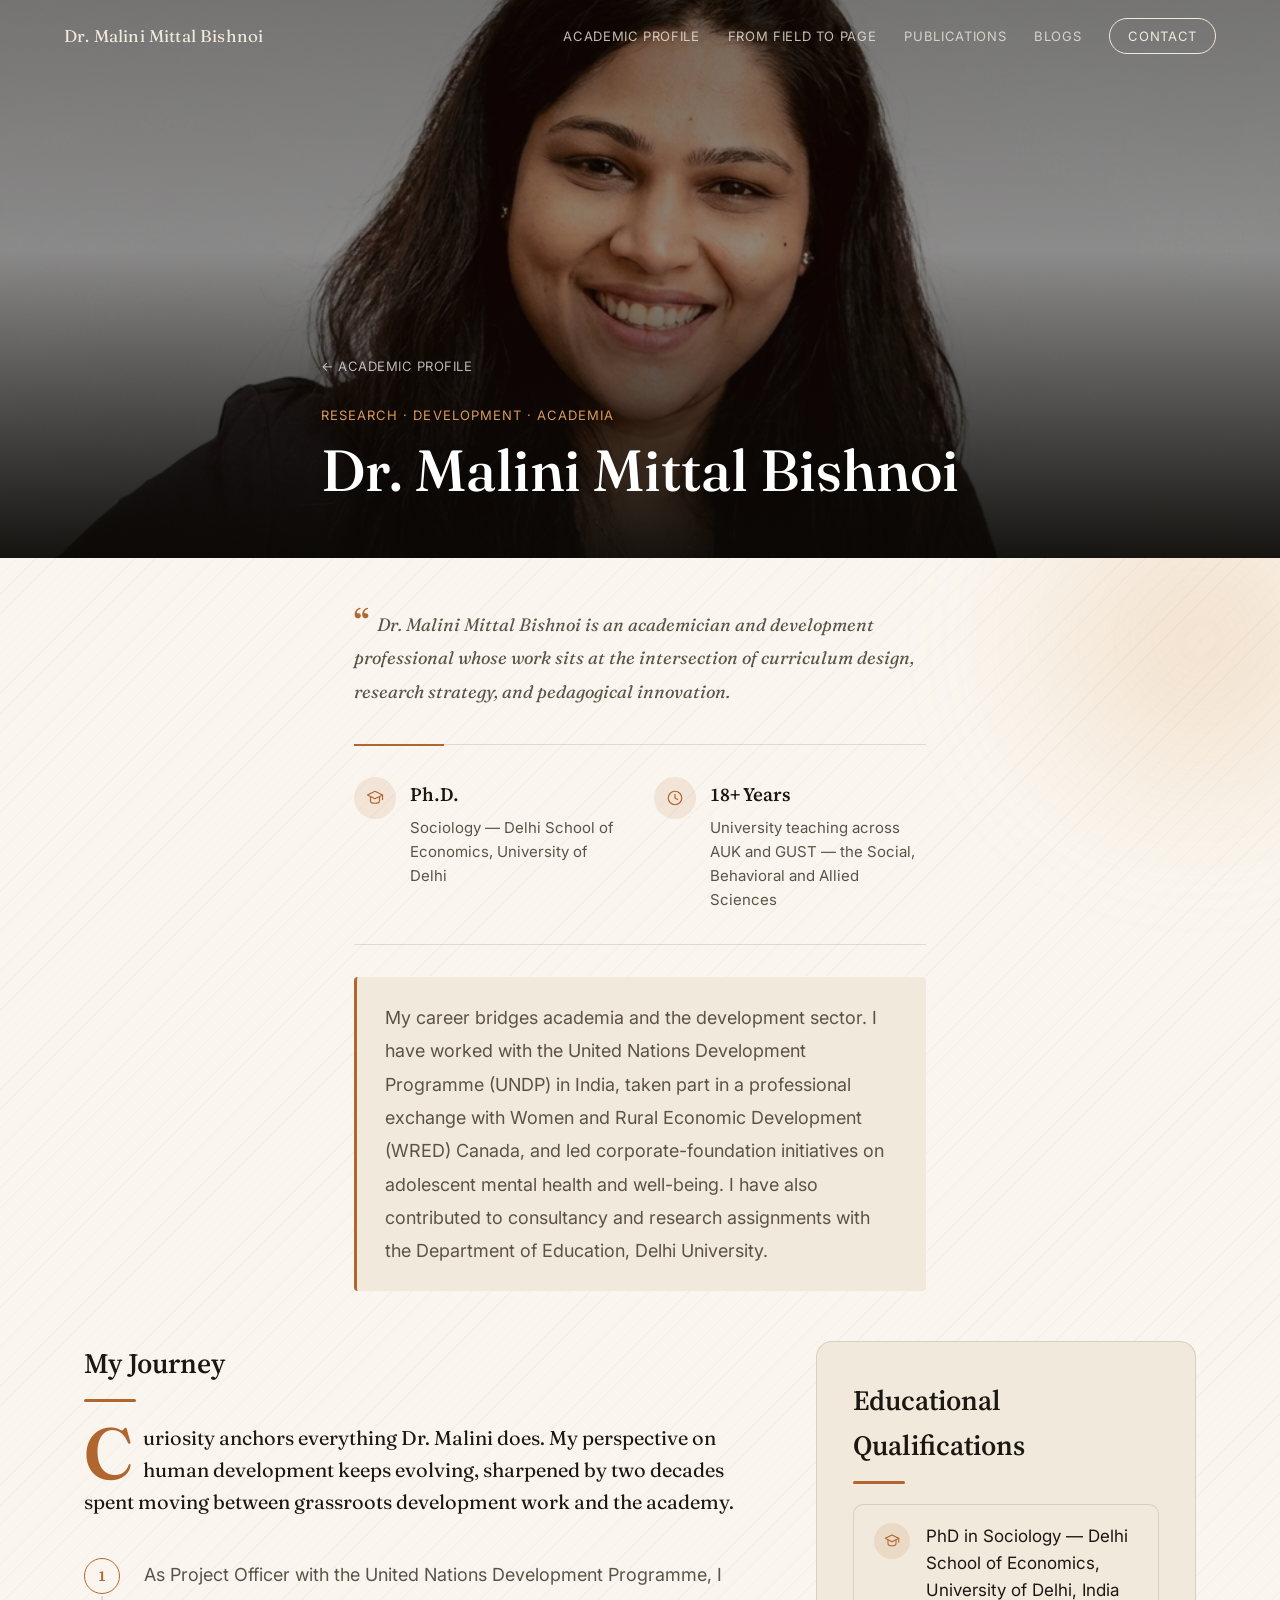
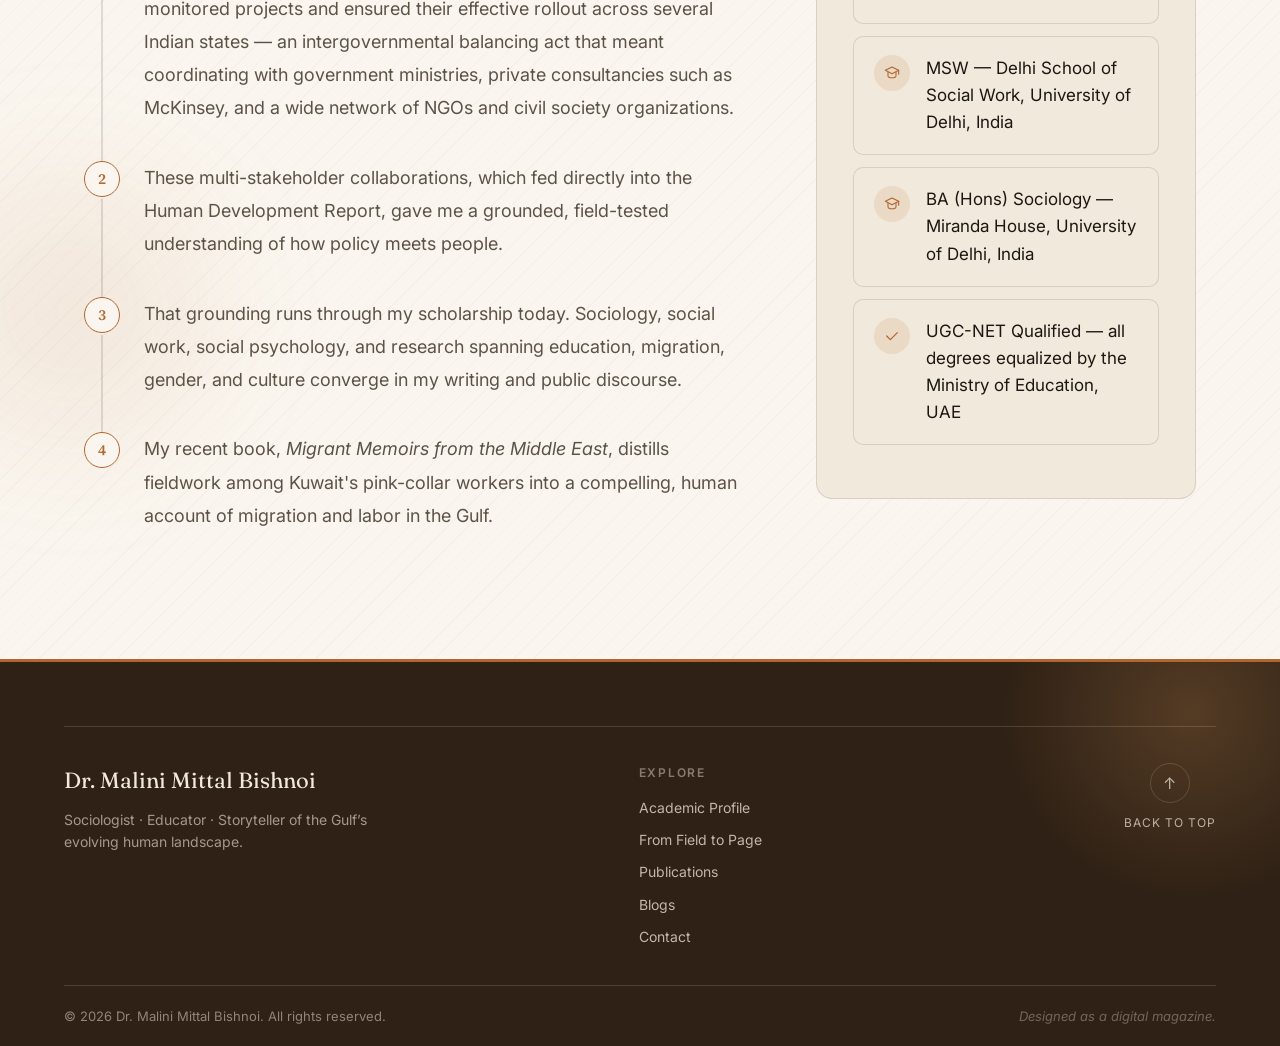
<file: beyond-the-credentials.html>
<!doctype html>
<html lang="en">
<head>
  <meta charset="UTF-8" />
  <link rel="icon" type="image/svg+xml" href="assets/favicon.svg" />
  <meta name="viewport" content="width=device-width, initial-scale=1.0" />
  <meta name="description" content="Beyond the credentials — the longer story of Dr. Malini Mittal Bishnoi's path through research, development work and Gulf academia." />
  <link rel="preconnect" href="https://fonts.googleapis.com" />
  <link rel="preconnect" href="https://fonts.gstatic.com" crossorigin />
  <link href="https://fonts.googleapis.com/css2?family=Fraunces:ital,opsz,wght@0,9..144,300;0,9..144,400;0,9..144,500;0,9..144,600;1,9..144,400;1,9..144,500&family=Source+Serif+4:opsz,wght@8..60,400;8..60,500;8..60,600&family=Inter:wght@300;400;500;600&display=swap" rel="stylesheet" />
  <link rel="stylesheet" href="css/styles.css" />
  <title>Beyond the Credentials — Dr. Malini Mittal Bishnoi</title>
</head>
<body>

  <nav class="nav" id="siteNav">
    <a class="nav__name" href="index.html#top">Dr. Malini Mittal Bishnoi</a>
    <ul class="nav__links">
      <li><a href="beyond-the-credentials.html">Academic Profile</a></li>
      <li><a href="index.html#book">From Field to Page</a></li>
      <li><a href="publications.html">Publications</a></li>
      <li><a href="blogs.html">Blogs</a></li>
      <li><a href="index.html#contact" class="nav__contact">Contact</a></li>
    </ul>
    <button class="nav__toggle" id="navToggle" aria-label="Toggle navigation" aria-expanded="false">
      <svg width="20" height="20" viewBox="0 0 20 20" fill="none" aria-hidden="true">
        <path class="icon-open" d="M2.5 5.5H17.5M2.5 10H17.5M2.5 14.5H17.5" stroke="currentColor" stroke-width="1.6" stroke-linecap="round" />
        <path class="icon-close" d="M4 4L16 16M16 4L4 16" stroke="currentColor" stroke-width="1.6" stroke-linecap="round" style="display:none" />
      </svg>
    </button>
    <ul class="nav__links nav__links--mobile" id="navMobile" style="display:none">
      <li><a href="beyond-the-credentials.html">Academic Profile</a></li>
      <li><a href="index.html#book">From Field to Page</a></li>
      <li><a href="publications.html">Publications</a></li>
      <li><a href="blogs.html">Blogs</a></li>
      <li><a href="index.html#contact" class="nav__contact">Contact</a></li>
    </ul>
  </nav>

  <article class="article credentials-page">
    <div class="article__hero">
      <img src="assets/who-i-am-portrait.png" alt="Dr. Malini Mittal Bishnoi" />
      <div class="article__hero-scrim"></div>
      <div class="wrap article__hero-body">
        <a class="article__back" href="index.html#who">← Academic Profile</a>
        <p class="article__tags">Research &middot; Development &middot; Academia</p>
        <h1>Dr. Malini Mittal Bishnoi</h1>
      </div>
    </div>

    <div class="wrap article__content">
      <p class="article__dek intro-quote">Dr. Malini Mittal Bishnoi is an academician and development professional whose work sits at the intersection of curriculum design, research strategy, and pedagogical innovation.</p>

      <div class="stat-row">
        <div class="stat-item">
          <span class="stat-item__icon" aria-hidden="true">
            <svg width="18" height="18" viewBox="0 0 24 24" fill="none">
              <path d="M12 3 2 8l10 5 10-5-10-5Z" stroke="currentColor" stroke-width="1.6" stroke-linejoin="round" />
              <path d="M6 10.5V16c0 1.5 2.7 3 6 3s6-1.5 6-3v-5.5" stroke="currentColor" stroke-width="1.6" stroke-linejoin="round" />
              <path d="M22 8v6" stroke="currentColor" stroke-width="1.6" stroke-linecap="round" />
            </svg>
          </span>
          <div>
            <p class="stat-item__value">Ph.D.</p>
            <p class="stat-item__label">Sociology — Delhi School of Economics, University of Delhi</p>
          </div>
        </div>
        <div class="stat-item">
          <span class="stat-item__icon" aria-hidden="true">
            <svg width="18" height="18" viewBox="0 0 24 24" fill="none">
              <circle cx="12" cy="12" r="9" stroke="currentColor" stroke-width="1.6" />
              <path d="M12 7v5l3.5 2" stroke="currentColor" stroke-width="1.6" stroke-linecap="round" stroke-linejoin="round" />
            </svg>
          </span>
          <div>
            <p class="stat-item__value">18+ Years</p>
            <p class="stat-item__label">University teaching across AUK and GUST — the Social, Behavioral and Allied Sciences</p>
          </div>
        </div>
      </div>

      <p class="intro-panel">My career bridges academia and the development sector. I have worked with the United Nations Development Programme (UNDP) in India, taken part in a professional exchange with Women and Rural Economic Development (WRED) Canada, and led corporate-foundation initiatives on adolescent mental health and well-being. I have also contributed to consultancy and research assignments with the Department of Education, Delhi University.</p>
    </div>

    <div class="wrap creds-grid">
      <div class="creds-grid__main">
        <h2>My Journey</h2>

        <p class="dropcap journey__lead">Curiosity anchors everything Dr. Malini does. My perspective on human development keeps evolving, sharpened by two decades spent moving between grassroots development work and the academy.</p>

        <ol class="journey__steps">
          <li>
            <span class="journey__marker">1</span>
            <p>As Project Officer with the United Nations Development Programme, I monitored projects and ensured their effective rollout across several Indian states — an intergovernmental balancing act that meant coordinating with government ministries, private consultancies such as McKinsey, and a wide network of NGOs and civil society organizations.</p>
          </li>
          <li>
            <span class="journey__marker">2</span>
            <p>These multi-stakeholder collaborations, which fed directly into the Human Development Report, gave me a grounded, field-tested understanding of how policy meets people.</p>
          </li>
          <li>
            <span class="journey__marker">3</span>
            <p>That grounding runs through my scholarship today. Sociology, social work, social psychology, and research spanning education, migration, gender, and culture converge in my writing and public discourse.</p>
          </li>
          <li>
            <span class="journey__marker">4</span>
            <p>My recent book, <em>Migrant Memoirs from the Middle East</em>, distills fieldwork among Kuwait's pink-collar workers into a compelling, human account of migration and labor in the Gulf.</p>
          </li>
        </ol>
      </div>

      <aside class="creds-grid__aside">
        <h2>Educational Qualifications</h2>

        <ul class="creds-list">
          <li>
            <span class="creds-list__icon" aria-hidden="true">
              <svg width="16" height="16" viewBox="0 0 24 24" fill="none">
                <path d="M12 3 2 8l10 5 10-5-10-5Z" stroke="currentColor" stroke-width="1.6" stroke-linejoin="round" />
                <path d="M6 10.5V16c0 1.5 2.7 3 6 3s6-1.5 6-3v-5.5" stroke="currentColor" stroke-width="1.6" stroke-linejoin="round" />
                <path d="M22 8v6" stroke="currentColor" stroke-width="1.6" stroke-linecap="round" />
              </svg>
            </span>
            <span>PhD in Sociology — Delhi School of Economics, University of Delhi, India</span>
          </li>
          <li>
            <span class="creds-list__icon" aria-hidden="true">
              <svg width="16" height="16" viewBox="0 0 24 24" fill="none">
                <path d="M12 3 2 8l10 5 10-5-10-5Z" stroke="currentColor" stroke-width="1.6" stroke-linejoin="round" />
                <path d="M6 10.5V16c0 1.5 2.7 3 6 3s6-1.5 6-3v-5.5" stroke="currentColor" stroke-width="1.6" stroke-linejoin="round" />
                <path d="M22 8v6" stroke="currentColor" stroke-width="1.6" stroke-linecap="round" />
              </svg>
            </span>
            <span>MSW — Delhi School of Social Work, University of Delhi, India</span>
          </li>
          <li>
            <span class="creds-list__icon" aria-hidden="true">
              <svg width="16" height="16" viewBox="0 0 24 24" fill="none">
                <path d="M12 3 2 8l10 5 10-5-10-5Z" stroke="currentColor" stroke-width="1.6" stroke-linejoin="round" />
                <path d="M6 10.5V16c0 1.5 2.7 3 6 3s6-1.5 6-3v-5.5" stroke="currentColor" stroke-width="1.6" stroke-linejoin="round" />
                <path d="M22 8v6" stroke="currentColor" stroke-width="1.6" stroke-linecap="round" />
              </svg>
            </span>
            <span>BA (Hons) Sociology — Miranda House, University of Delhi, India</span>
          </li>
          <li>
            <span class="creds-list__icon" aria-hidden="true">
              <svg width="16" height="16" viewBox="0 0 24 24" fill="none">
                <path d="m4 12 5.5 5.5L20 7" stroke="currentColor" stroke-width="1.8" stroke-linecap="round" stroke-linejoin="round" />
              </svg>
            </span>
            <span>UGC-NET Qualified — all degrees equalized by the Ministry of Education, UAE</span>
          </li>
        </ul>
      </aside>
    </div>
  </article>

  <footer class="footer">
    <div class="wrap footer__inner">
      <div class="footer__brand">
        <a href="index.html#top" class="footer__name">Dr. Malini Mittal Bishnoi</a>
        <p>Sociologist &middot; Educator &middot; Storyteller of the Gulf&rsquo;s evolving human landscape.</p>
      </div>
      <div class="footer__nav">
        <p class="footer__nav-label">Explore</p>
        <nav class="footer__links" aria-label="Footer">
          <a href="beyond-the-credentials.html">Academic Profile</a>
          <a href="index.html#book">From Field to Page</a>
          <a href="publications.html">Publications</a>
          <a href="blogs.html">Blogs</a>
          <a href="index.html#contact">Contact</a>
        </nav>
      </div>
      <a href="index.html#top" class="footer__top-link" aria-label="Back to top">
        <span class="footer__top-arrow">&uarr;</span>
        Back to top
      </a>
    </div>
    <div class="wrap footer__bottom">
      <span id="copyrightYear">&copy; 2026 Dr. Malini Mittal Bishnoi. All rights reserved.</span>
      <span class="footer__tag">Designed as a digital magazine.</span>
    </div>
  </footer>

  <script src="js/script.js"></script>
</body>
</html>
</file>
<file: css/styles.css>
/* ---------- Design tokens ---------- */
:root {
  --bg: #faf6ef;
  --bg-alt: #f1e9db;
  --ink: #1b1712;
  --ink-soft: #5c5347;
  --ink-faint: #8b8072;
  --line: rgba(27, 23, 18, 0.12);
  --accent: #b1652f;
  --accent-soft: #d99a5b;
  --dusk: #14100b;
  --dusk-ink: #f1e9db;
  --dusk-line: rgba(241, 233, 221, 0.16);
  --dusk-card: #221a10;
  --dusk-card-alt: #2a2013;
  --footer-bg: #2f2115;

  --serif: 'Fraunces', 'Iowan Old Style', 'Georgia', serif;
  --serif-plain: 'Source Serif 4', 'Iowan Old Style', 'Georgia', serif;
  --sans: 'Inter', system-ui, -apple-system, 'Segoe UI', Roboto, sans-serif;

  --container: 1240px;

  color-scheme: light;
  color: var(--ink);
  background: var(--bg);
  font-synthesis: none;
  text-rendering: optimizeLegibility;
  -webkit-font-smoothing: antialiased;
  -moz-osx-font-smoothing: grayscale;
}

* {
  box-sizing: border-box;
}

html {
  scroll-behavior: smooth;
}

body {
  margin: 0;
  font-family: var(--sans);
  font-size: 17px;
  line-height: 1.6;
  color: var(--ink);
  background: var(--bg);
}

img {
  max-width: 100%;
  display: block;
}

a {
  color: inherit;
}

h1, h2, h3, h4 {
  font-family: var(--serif);
  font-weight: 500;
  margin: 0;
  color: var(--ink);
}

p {
  margin: 0;
}

.wrap {
  max-width: var(--container);
  margin: 0 auto;
  padding: 0 clamp(24px, 5vw, 64px);
}

.eyebrow {
  font-family: var(--sans);
  font-size: 13px;
  font-weight: 600;
  letter-spacing: 0.14em;
  text-transform: uppercase;
  color: var(--accent);
}

.section-heading {
  display: flex;
  align-items: baseline;
  gap: 20px;
  margin-bottom: 20px;
}

.section-heading .index {
  font-family: var(--serif);
  font-style: italic;
  font-size: 20px;
  color: var(--ink-faint);
}

.section-heading h2 {
  font-family: var(--serif-plain);
  font-size: clamp(30px, 4vw, 46px);
  letter-spacing: -0.01em;
}

section {
  position: relative;
}

/* Scroll-reveal animation removed: transitioning opacity on text elements
   forced browsers to temporarily switch how they antialias the text
   (subpixel vs. grayscale) while promoted to a GPU layer, which showed up
   as color fringing on glyphs during the transition. Not worth the risk. */

@media (prefers-reduced-motion: reduce) {
  html {
    scroll-behavior: auto;
  }
  .hero__text .eyebrow,
  .hero__name,
  .hero__tagline,
  .hero__scroll,
  .hero__portrait {
    opacity: 1;
    animation: none;
    transform: none;
  }
}

/* ---------- Nav ---------- */
.nav {
  position: fixed;
  top: 0;
  left: 0;
  right: 0;
  z-index: 100;
  display: flex;
  align-items: center;
  justify-content: space-between;
  padding: 22px clamp(24px, 5vw, 64px);
  mix-blend-mode: normal;
  transition: background 0.4s ease, border-color 0.4s ease, backdrop-filter 0.4s ease;
  border-bottom: 1px solid transparent;
  color: var(--dusk-ink);
}

.nav.is-scrolled {
  background: rgba(250, 246, 239, 0.85);
  -webkit-backdrop-filter: blur(10px);
  backdrop-filter: blur(10px);
  border-bottom-color: var(--line);
  color: var(--ink);
}

.nav__name {
  font-family: var(--serif);
  font-size: 17px;
  letter-spacing: 0.01em;
  text-decoration: none;
  color: inherit;
}


.nav__links {
  display: flex;
  gap: 28px;
  list-style: none;
  margin: 0;
  padding: 0;
}

.nav__links a {
  font-size: 13px;
  text-decoration: none;
  letter-spacing: 0.05em;
  text-transform: uppercase;
  color: inherit;
  opacity: 0.8;
  transition: color 0.2s ease, opacity 0.2s ease;
}

.nav__links a:hover {
  color: var(--accent);
  opacity: 1;
}

.nav__links--mobile a {
  color: var(--ink);
  opacity: 1;
}

.nav__contact {
  padding: 9px 18px !important;
  border: 1px solid currentColor;
  border-radius: 999px;
  opacity: 1 !important;
}

.nav__contact:hover {
  background: var(--accent);
  border-color: var(--accent);
  color: var(--bg) !important;
}

.nav__toggle {
  display: none;
  align-items: center;
  justify-content: center;
  width: 44px;
  height: 44px;
  margin: -8px;
  background: none;
  border: none;
  padding: 4px;
  cursor: pointer;
  color: inherit;
}

@media (max-width: 860px) {
  .nav__links {
    display: none;
  }
  .nav__toggle {
    display: inline-flex;
  }
  .nav__links--mobile {
    position: absolute;
    top: 100%;
    left: 0;
    right: 0;
    flex-direction: column;
    gap: 0;
    background: var(--bg);
    border-bottom: 1px solid var(--line);
    padding: 8px clamp(24px, 5vw, 64px) 20px;
  }
  .nav__links--mobile li {
    border-top: 1px solid var(--line);
  }
  .nav__links--mobile a {
    display: block;
    padding: 14px 0;
  }
}

/* ---------- Hero ---------- */
.hero {
  min-height: 100svh;
  display: flex;
  align-items: center;
  position: relative;
  overflow: hidden;
  background: var(--dusk);
  color: var(--dusk-ink);
}

.hero__bg {
  position: absolute;
  inset: 0;
  background-image: url('https://images.unsplash.com/photo-1512453979798-5ea266f8880c?auto=format&fit=crop&w=2400&q=80');
  background-size: cover;
  background-position: center;
  opacity: 0.32;
}

.hero__bg::after {
  content: '';
  position: absolute;
  inset: 0;
  background: linear-gradient(115deg, rgba(20, 16, 11, 0.96) 20%, rgba(20, 16, 11, 0.55) 60%, rgba(20, 16, 11, 0.85) 100%);
}

.hero__inner {
  position: relative;
  z-index: 1;
  width: 100%;
  display: grid;
  grid-template-columns: 1.15fr 0.85fr;
  align-items: center;
  gap: clamp(32px, 6vw, 80px);
  padding-top: 90px;
}

.hero__text .eyebrow {
  color: var(--accent-soft);
  opacity: 0;
  animation: hero-fade-up 0.9s cubic-bezier(0.22, 1, 0.36, 1) 0.15s both;
}

.hero__name {
  font-size: clamp(40px, 6vw, 76px);
  line-height: 1.04;
  margin-top: 18px;
  letter-spacing: -0.015em;
  color: var(--dusk-ink);
  opacity: 0;
  animation: hero-fade-up 0.9s cubic-bezier(0.22, 1, 0.36, 1) 0.3s both;
}

.hero__role {
  font-family: var(--sans);
  font-size: clamp(16px, 1.6vw, 20px);
  font-weight: 500;
  letter-spacing: 0.02em;
  margin-top: 22px;
  color: var(--accent-soft);
}

.hero__tagline {
  font-family: var(--serif);
  font-style: italic;
  font-weight: 400;
  font-size: clamp(19px, 2vw, 25px);
  line-height: 1.5;
  color: rgba(241, 233, 221, 0.88);
  margin-top: 22px;
  max-width: 46ch;
  opacity: 0;
  animation: hero-fade-up 0.9s cubic-bezier(0.22, 1, 0.36, 1) 0.45s both;
}

.hero__scroll {
  margin-top: 56px;
  display: inline-flex;
  align-items: center;
  gap: 12px;
  font-size: 12px;
  letter-spacing: 0.14em;
  text-transform: uppercase;
  color: rgba(241, 233, 221, 0.6);
  opacity: 0;
  animation: hero-fade-up 0.9s cubic-bezier(0.22, 1, 0.36, 1) 0.6s both;
}

@keyframes hero-fade-up {
  from {
    opacity: 0;
    transform: translateY(22px) translateZ(0);
  }
  to {
    opacity: 1;
    transform: translateY(0) translateZ(0);
  }
}

.hero__scroll-line {
  width: 32px;
  height: 1px;
  background: rgba(241, 233, 221, 0.5);
  position: relative;
  overflow: hidden;
}

.hero__scroll-line::after {
  content: '';
  position: absolute;
  inset: 0;
  background: var(--accent-soft);
  animation: scrollline 2.2s ease-in-out infinite;
}

@keyframes scrollline {
  0% { transform: translateX(-100%); }
  50% { transform: translateX(0); }
  100% { transform: translateX(100%); }
}

.hero__portrait {
  position: relative;
  aspect-ratio: 3 / 4;
  border-radius: 4px;
  overflow: hidden;
  box-shadow: 0 40px 80px -20px rgba(0, 0, 0, 0.6);
  opacity: 0;
  animation: hero-portrait-in 1.1s cubic-bezier(0.22, 1, 0.36, 1) 0.35s both;
}

.hero__portrait img {
  width: 100%;
  height: 100%;
  object-fit: cover;
}

.hero__portrait::after {
  content: '';
  position: absolute;
  inset: 0;
  border: 1px solid rgba(241, 233, 221, 0.25);
}

@keyframes hero-portrait-in {
  from {
    opacity: 0;
    transform: translateY(36px) scale(0.97);
  }
  to {
    opacity: 1;
    transform: translateY(0) scale(1);
  }
}

@media (max-width: 860px) {
  .hero__inner {
    grid-template-columns: 1fr;
    padding-top: 120px;
    padding-bottom: 60px;
  }
  .hero__portrait {
    order: -1;
    max-width: 280px;
    aspect-ratio: 3 / 4;
  }
}

/* ---------- Who I Am (01) ---------- */
.who {
  padding: clamp(90px, 12vw, 160px) 0;
  background: var(--bg);
}

.who__grid {
  display: grid;
  grid-template-columns: 0.85fr 1.15fr;
  gap: clamp(40px, 6vw, 90px);
  align-items: center;
}

.who__photo {
  aspect-ratio: 4 / 5;
  overflow: hidden;
  border-radius: 4px;
}

.who__photo img {
  width: 100%;
  height: 100%;
  object-fit: cover;
}

.who__copy p {
  font-size: clamp(18px, 1.8vw, 22px);
  line-height: 1.7;
  color: var(--ink-soft);
  margin-top: 22px;
}

.who__copy p:first-of-type {
  margin-top: 24px;
}

.who__copy .lede {
  font-family: var(--serif);
  font-size: clamp(24px, 2.4vw, 32px);
  line-height: 1.4;
  color: var(--ink);
}

.who__more-btn {
  display: inline-flex;
  align-items: center;
  gap: 10px;
  margin-top: 32px;
  padding: 14px 26px;
  border: 1px solid var(--ink);
  border-radius: 999px;
  font-family: var(--sans);
  font-size: 14px;
  font-weight: 600;
  letter-spacing: 0.03em;
  color: var(--ink);
  text-decoration: none;
  transition: background 0.2s ease, color 0.2s ease, border-color 0.2s ease;
}

.who__more-btn span {
  transition: transform 0.2s ease;
}

.who__more-btn:hover {
  background: var(--ink);
  color: var(--bg);
}

.who__more-btn:hover span {
  transform: translateY(3px);
}

@media (max-width: 860px) {
  .who__grid {
    grid-template-columns: 1fr;
  }
  .who__photo {
    max-width: 340px;
  }
}

/* ---------- The Gulf Through My Lens (02) ---------- */
.lens {
  background: var(--dusk);
  color: var(--dusk-ink);
  padding: clamp(90px, 12vw, 160px) 0;
}

.lens .eyebrow {
  color: var(--accent-soft);
}

.lens .section-heading h2 {
  color: var(--dusk-ink);
  transform: translateZ(0);
}

.lens .section-heading .index {
  color: rgba(241, 233, 221, 0.4);
}

.lens__statement {
  font-family: var(--serif);
  font-style: italic;
  font-size: clamp(22px, 2.4vw, 32px);
  line-height: 1.45;
  max-width: 62ch;
  color: rgba(241, 233, 221, 0.92);
  margin: 28px 0 64px;
}

.lens__statement strong {
  font-style: normal;
  color: var(--accent-soft);
  font-weight: 500;
}

.gallery {
  display: grid;
  grid-template-columns: repeat(6, 1fr);
  grid-template-rows: repeat(5, 140px);
  grid-template-areas:
    'a a a a b b'
    'a a a a b b'
    'a a a a c c'
    'd d e e c c'
    'f f f g g g';
  gap: 14px;
}

.gallery__item {
  position: relative;
  overflow: hidden;
  border-radius: 3px;
}

.gallery__item:nth-child(1) { grid-area: a; }
.gallery__item:nth-child(2) { grid-area: b; }
.gallery__item:nth-child(3) { grid-area: c; }
.gallery__item:nth-child(4) { grid-area: d; }
.gallery__item:nth-child(5) { grid-area: e; }
.gallery__item:nth-child(6) { grid-area: f; }
.gallery__item:nth-child(7) { grid-area: g; }

.gallery__item img {
  width: 100%;
  height: 100%;
  object-fit: cover;
  transition: transform 0.8s cubic-bezier(0.22, 1, 0.36, 1);
}

.gallery__item:hover img {
  transform: scale(1.06);
}

.gallery__item::after {
  content: '';
  position: absolute;
  inset: 0;
  background: linear-gradient(to top, rgba(0,0,0,0.55), transparent 45%);
}

.gallery__label {
  position: absolute;
  left: 16px;
  bottom: 14px;
  z-index: 1;
  font-size: 13px;
  letter-spacing: 0.06em;
  text-transform: uppercase;
  color: #fff;
}

.lens__story {
  margin-top: 70px;
  padding-top: 50px;
  border-top: 1px solid var(--dusk-line);
  display: grid;
  grid-template-columns: repeat(3, 1fr);
  gap: 40px;
}

.lens__story p {
  font-size: 16px;
  line-height: 1.75;
  color: rgba(241, 233, 221, 0.72);
}

.lens__story p:first-child {
  font-family: var(--serif);
  font-size: 18px;
  color: rgba(241, 233, 221, 0.92);
}

.lens .who__more-btn {
  margin-top: 44px;
  border-color: var(--dusk-ink);
  color: var(--dusk-ink);
}

.lens .who__more-btn:hover {
  background: var(--accent);
  border-color: var(--accent);
  color: var(--dusk-ink);
}

@media (max-width: 900px) {
  .gallery {
    grid-template-columns: repeat(2, 1fr);
    grid-template-rows: none;
    grid-template-areas: none;
    grid-auto-rows: 220px;
  }
  .gallery__item:nth-child(1),
  .gallery__item:nth-child(2),
  .gallery__item:nth-child(3),
  .gallery__item:nth-child(4),
  .gallery__item:nth-child(5),
  .gallery__item:nth-child(6),
  .gallery__item:nth-child(7) {
    grid-area: auto;
  }
  .lens__story {
    grid-template-columns: 1fr;
  }
}

/* ---------- My Work (03) ---------- */
.work {
  padding: clamp(90px, 12vw, 160px) 0;
}

.work__grid {
  margin-top: 20px;
  display: grid;
  grid-template-columns: repeat(2, 1fr);
  gap: 2px;
  background: var(--line);
  border: 1px solid var(--line);
}

.work__card {
  background: var(--bg);
  padding: clamp(36px, 4vw, 56px);
  transition: background 0.35s ease;
}

.work__card:hover {
  background: var(--bg-alt);
}

.work__card .index {
  font-family: var(--serif);
  font-style: italic;
  color: var(--ink-faint);
  font-size: 15px;
}

.work__card h3 {
  font-size: clamp(26px, 2.6vw, 34px);
  margin-top: 18px;
}

.work__card p {
  margin-top: 14px;
  color: var(--ink-soft);
  font-size: 17px;
  max-width: 34ch;
}

@media (max-width: 700px) {
  .work__grid {
    grid-template-columns: 1fr;
  }
}

/* ---------- Publications (04) ---------- */
.pubs {
  position: relative;
  isolation: isolate;
  overflow: hidden;
  padding: clamp(90px, 12vw, 160px) 0;
  background: var(--dusk);
  color: var(--dusk-ink);
}

.pubs .section-heading h2 {
  color: var(--dusk-ink);
}

.pubs .section-heading .index {
  color: rgba(241, 233, 221, 0.4);
}

.pubs .who__more-btn {
  border-color: var(--dusk-ink);
  color: var(--dusk-ink);
}

.pubs .who__more-btn:hover {
  background: var(--accent);
  border-color: var(--accent);
  color: var(--dusk-ink);
}

.pubs::before,
.pubs::after {
  content: '';
  position: absolute;
  z-index: -1;
  border-radius: 50%;
  filter: blur(70px);
  pointer-events: none;
}

.pubs::before {
  width: 420px;
  height: 420px;
  top: -160px;
  right: -100px;
  background: radial-gradient(circle, var(--accent-soft), transparent 70%);
  opacity: 0.35;
  animation: blob-float 20s ease-in-out infinite;
}

.pubs::after {
  width: 320px;
  height: 320px;
  bottom: -140px;
  left: -80px;
  background: radial-gradient(circle, var(--accent), transparent 70%);
  opacity: 0.18;
  animation: blob-float 24s ease-in-out infinite reverse;
}

@media (prefers-reduced-motion: reduce) {
  .pubs::before,
  .pubs::after {
    animation: none;
  }
}

.pubs__top.pubs__top--intro {
  max-width: 640px;
  margin: 0 auto;
  justify-content: center;
  text-align: center;
  animation: book-float 4.5s ease-in-out infinite;
}

.pubs__top--intro .section-heading {
  justify-content: center;
}

.pubs__top--intro .pubs__subtitle {
  margin-left: auto;
  margin-right: auto;
}

@media (prefers-reduced-motion: reduce) {
  .pubs__top--intro {
    animation: none;
  }
}

.pubs__top {
  display: flex;
  justify-content: space-between;
  align-items: flex-end;
  flex-wrap: wrap;
  gap: 24px;
}

.pubs__subtitle {
  margin-top: 14px;
  font-size: 16px;
  color: rgba(241, 233, 221, 0.75);
  max-width: 44ch;
}

.pubs__filters {
  display: flex;
  gap: 12px;
  flex-wrap: wrap;
  padding: 10px 4px;
}

.pubs__top--filters-only {
  margin-top: 24px;
  margin-bottom: 8px;
}

.pubs__filters button {
  font-family: var(--sans);
  font-size: 13px;
  letter-spacing: 0.04em;
  text-transform: uppercase;
  padding: 12px 20px;
  min-height: 44px;
  border-radius: 999px;
  border: 1px solid var(--line);
  background: transparent;
  color: var(--ink-soft);
  cursor: pointer;
  transition: transform 0.25s cubic-bezier(0.22, 1, 0.36, 1), border-color 0.25s ease, color 0.25s ease, background 0.25s ease, box-shadow 0.25s ease;
}

.pubs__filters button:hover {
  border-color: var(--accent);
  color: var(--accent);
  transform: translateY(-3px);
}

.pubs__filters button:active {
  transform: translateY(-1px) scale(0.97);
}

.pubs__filters button.is-active {
  background: var(--ink);
  border-color: var(--ink);
  color: var(--bg);
  box-shadow: 0 10px 24px -10px rgba(20, 16, 11, 0.45);
  transform: translateY(-1px);
}

.pubs__filters button.is-active:hover {
  transform: translateY(-3px);
}

@media (prefers-reduced-motion: reduce) {
  .pubs__filters button {
    transition: border-color 0.2s ease, color 0.2s ease, background 0.2s ease;
  }
  .pubs__filters button:hover,
  .pubs__filters button:active,
  .pubs__filters button.is-active,
  .pubs__filters button.is-active:hover {
    transform: none;
  }
}

.pubs__grid {
  margin-top: 48px;
  display: grid;
  grid-template-columns: repeat(3, 1fr);
  gap: 28px;
}

.pub-card {
  background: var(--bg);
  border: 1px solid var(--line);
  border-radius: 4px;
  padding: 32px;
  display: flex;
  flex-direction: column;
  min-height: 260px;
}

.pub-card__year {
  font-size: 13px;
  letter-spacing: 0.06em;
  color: var(--ink-faint);
}

.pub-card__category {
  font-size: 11px;
  letter-spacing: 0.08em;
  text-transform: uppercase;
  color: var(--accent);
  font-weight: 600;
  margin-top: 6px;
}

.pub-card h3 {
  font-size: 21px;
  line-height: 1.35;
  margin-top: 16px;
}

.pub-card p {
  margin-top: 12px;
  font-size: 15px;
  line-height: 1.65;
  color: var(--ink-soft);
  flex: 1;
}

.pub-card__links {
  margin-top: 20px;
  display: flex;
  flex-direction: column;
  gap: 10px;
}

.pub-card__link {
  font-size: 13px;
  letter-spacing: 0.02em;
  text-decoration: none;
  color: var(--ink);
  font-weight: 600;
  line-height: 1.4;
}

.pub-card__link:hover {
  color: var(--accent);
}

@media (max-width: 980px) {
  .pubs__grid {
    grid-template-columns: repeat(2, 1fr);
  }
}

@media (max-width: 640px) {
  .pubs__grid {
    grid-template-columns: 1fr;
  }
}

/* ---------- About the Book (05) ---------- */
.book {
  padding: clamp(90px, 12vw, 160px) 0;
}

.book__grid {
  display: grid;
  grid-template-columns: 1fr 1fr;
  gap: clamp(40px, 6vw, 90px);
  align-items: center;
}

.book__cover {
  position: relative;
  max-width: 320px;
  margin: 0 auto;
  padding: 20px 44px 20px 10px;
  animation: book-float 4.5s ease-in-out infinite;
}

.book__cover:hover {
  animation-play-state: paused;
}

@keyframes book-float {
  0%, 100% { transform: translateY(0); }
  50% { transform: translateY(-16px); }
}

@media (prefers-reduced-motion: reduce) {
  .book__cover {
    animation: none;
  }
}

.book__spine {
  position: absolute;
  top: 14px;
  bottom: 14px;
  right: 4px;
  width: 40px;
  background: linear-gradient(195deg, #1c3634 0%, #12211f 100%);
  border-radius: 2px;
  box-shadow: 0 25px 45px -18px rgba(0, 0, 0, 0.55);
}

.book__spine span {
  position: absolute;
  top: 50%;
  left: 50%;
  transform: translate(-50%, -50%) rotate(180deg);
  writing-mode: vertical-rl;
  text-orientation: mixed;
  white-space: nowrap;
  font-family: var(--serif);
  font-size: 13px;
  letter-spacing: 0.04em;
  color: #efe4c9;
}

.book__cover img {
  position: relative;
  z-index: 1;
  display: block;
  width: 100%;
  height: auto;
  border-radius: 2px;
  box-shadow: 0 30px 55px -20px rgba(0, 0, 0, 0.5);
  transition: transform 0.3s ease;
}

.book__cover:hover img {
  transform: scale(1.02);
}

.book__lede {
  font-family: var(--serif);
  font-size: clamp(18px, 1.8vw, 21px);
  line-height: 1.6;
  color: var(--ink);
  margin-top: 4px;
}

.book__text {
  margin-top: 20px;
  font-size: 17px;
  line-height: 1.85;
  color: var(--ink-soft);
  max-width: 60ch;
}

@media (max-width: 780px) {
  .book__grid {
    grid-template-columns: 1fr;
  }

  .book__cover {
    max-width: 320px;
  }
}

/* ---------- Stories (06) ---------- */
.stories {
  padding: clamp(90px, 12vw, 160px) 0;
}

.stories__grid {
  margin-top: 20px;
  display: grid;
  grid-template-columns: repeat(2, 1fr);
  gap: 28px;
}

.blogs__grid {
  grid-template-columns: repeat(3, 1fr);
}

@media (max-width: 900px) {
  .blogs__grid {
    grid-template-columns: repeat(2, 1fr);
  }
}

.story-card {
  position: relative;
  aspect-ratio: 4 / 5;
  border-radius: 4px;
  overflow: hidden;
  cursor: pointer;
}

.story-card img {
  width: 100%;
  height: 100%;
  object-fit: cover;
  transition: transform 0.9s cubic-bezier(0.22, 1, 0.36, 1);
}

.story-card:hover img {
  transform: scale(1.05);
}

.story-card::after {
  content: '';
  position: absolute;
  inset: 0;
  background: linear-gradient(to top, rgba(10,8,5,0.88) 0%, rgba(10,8,5,0.15) 55%, transparent 75%);
}

.story-card__body {
  position: absolute;
  left: 28px;
  right: 28px;
  bottom: 26px;
  z-index: 1;
  color: #fff;
}

.story-card__tags {
  font-size: 12px;
  letter-spacing: 0.08em;
  text-transform: uppercase;
  color: var(--accent-soft);
}

.story-card__title {
  font-family: var(--serif);
  font-size: clamp(22px, 2.2vw, 28px);
  margin-top: 10px;
  line-height: 1.25;
  color: #fff;
}

.story-card__read {
  margin-top: 14px;
  font-size: 13px;
  color: rgba(255,255,255,0.75);
}

@media (max-width: 780px) {
  .stories__grid {
    grid-template-columns: 1fr;
  }
}

/* ---------- Story Article ---------- */
.article__hero {
  position: relative;
  min-height: 62vh;
  display: flex;
  align-items: flex-end;
  background: var(--dusk);
  overflow: hidden;
}

.article__hero img {
  position: absolute;
  inset: 0;
  width: 100%;
  height: 100%;
  object-fit: cover;
}

.article__hero-scrim {
  position: absolute;
  inset: 0;
  background: linear-gradient(
    to top,
    rgba(10, 8, 5, 0.95) 0%,
    rgba(10, 8, 5, 0.45) 55%,
    rgba(10, 8, 5, 0.55) 100%
  );
}

.article__hero-body {
  position: relative;
  z-index: 1;
  padding-top: 110px;
  padding-bottom: 56px;
  color: #fff;
}

.article__back {
  display: inline-block;
  font-size: 13px;
  letter-spacing: 0.04em;
  text-transform: uppercase;
  text-decoration: none;
  color: rgba(255, 255, 255, 0.7);
  margin-bottom: 28px;
  transition: color 0.2s ease;
}

.article__back:hover {
  color: var(--accent-soft);
}

.article__tags {
  font-size: 13px;
  letter-spacing: 0.08em;
  text-transform: uppercase;
  color: var(--accent-soft);
}

.article__hero-body h1 {
  font-size: clamp(32px, 5vw, 58px);
  line-height: 1.08;
  margin-top: 14px;
  max-width: 18ch;
  color: #fff;
  transform: translateZ(0);
}

.article__content {
  max-width: 700px;
  padding-top: clamp(60px, 8vw, 100px);
  padding-bottom: clamp(30px, 4vw, 50px);
}

.article__dek {
  font-family: var(--serif);
  font-style: italic;
  font-size: clamp(20px, 2.2vw, 25px);
  line-height: 1.5;
  color: var(--ink);
  margin-bottom: 36px;
}

.article__content p {
  font-size: 18px;
  line-height: 1.85;
  color: var(--ink-soft);
  margin-top: 24px;
}

.article__content p:first-of-type {
  margin-top: 0;
}

.article__content ul {
  margin-top: 24px;
  padding-left: 22px;
}

.article__content ul li {
  font-size: 18px;
  line-height: 1.85;
  color: var(--ink-soft);
  margin-top: 10px;
}

.intro-quote {
  position: relative;
}

.intro-quote::before {
  content: '\201C';
  font-family: var(--serif);
  font-style: normal;
  font-weight: 600;
  font-size: 34px;
  line-height: 0.4;
  color: var(--accent);
  float: left;
  margin: 8px 8px 0 0;
}

.stat-row {
  position: relative;
  display: flex;
  flex-wrap: wrap;
  gap: 28px;
  margin-top: 36px;
  padding-top: 32px;
  padding-bottom: 32px;
  border-top: 1px solid var(--line);
  border-bottom: 1px solid var(--line);
}

.stat-row::before {
  content: '';
  position: absolute;
  top: -1px;
  left: 0;
  width: 90px;
  height: 2px;
  background: var(--accent);
  transform: scaleX(0);
  transform-origin: left;
  animation: underline-grow 0.8s cubic-bezier(0.22, 1, 0.36, 1) 0.2s both;
}

.stat-item {
  display: flex;
  align-items: flex-start;
  gap: 14px;
  flex: 1 1 240px;
}

.stat-item__icon {
  flex: none;
  width: 42px;
  height: 42px;
  border-radius: 50%;
  display: flex;
  align-items: center;
  justify-content: center;
  background: rgba(177, 101, 47, 0.12);
  color: var(--accent);
  transition: transform 0.3s cubic-bezier(0.22, 1, 0.36, 1), background 0.3s ease, color 0.3s ease;
}

.stat-item:hover .stat-item__icon {
  transform: rotate(-8deg) scale(1.1);
  background: var(--accent);
  color: var(--bg);
}

p.stat-item__value {
  font-family: var(--serif-plain);
  font-weight: 600;
  font-size: 19px;
  color: var(--ink);
  margin: 0 0 4px;
}

p.stat-item__label {
  font-size: 15px;
  line-height: 1.6;
  color: var(--ink-soft);
  margin: 0;
}

p.intro-panel {
  position: relative;
  margin-top: 32px;
  padding: 24px 28px;
  background: var(--bg-alt);
  border-left: 3px solid var(--accent);
  border-radius: 4px;
  font-size: 18px;
  line-height: 1.85;
  color: var(--ink-soft);
  transition: border-color 0.25s ease, background 0.25s ease;
}

.intro-panel:hover {
  border-left-color: var(--accent-soft);
  background: #ece2d1;
}

.creds-grid {
  display: grid;
  grid-template-columns: minmax(0, 1fr) 380px;
  gap: clamp(40px, 6vw, 90px);
  padding-bottom: clamp(70px, 9vw, 110px);
  align-items: start;
}

.creds-grid__main {
  max-width: 680px;
}

.creds-grid__aside {
  position: sticky;
  top: 110px;
  background: var(--bg-alt);
  border: 1px solid var(--line);
  border-radius: 16px;
  padding: clamp(28px, 3vw, 36px);
}

@media (max-width: 900px) {
  .creds-grid {
    grid-template-columns: 1fr;
  }

  .creds-grid__main {
    max-width: none;
  }

  .creds-grid__aside {
    position: static;
  }
}

.creds-grid h2 {
  font-family: var(--serif-plain);
  font-weight: 600;
  font-size: clamp(22px, 2.4vw, 28px);
  color: var(--ink);
  margin-bottom: 20px;
  padding-bottom: 16px;
  position: relative;
}

.creds-grid__main h2,
.creds-grid__aside h2 {
  margin-top: 0;
}

.creds-grid h2::after {
  content: '';
  position: absolute;
  left: 0;
  bottom: 0;
  width: 52px;
  height: 3px;
  border-radius: 2px;
  background: var(--accent);
  transform: scaleX(0);
  transform-origin: left;
  animation: underline-grow 0.7s cubic-bezier(0.22, 1, 0.36, 1) 0.15s both;
}

@keyframes underline-grow {
  to { transform: scaleX(1); }
}

p.journey__lead {
  font-family: var(--serif);
  font-size: 20px;
  color: var(--ink);
}

p.journey__lead.dropcap::first-letter {
  font-family: var(--serif);
  font-size: 3.6em;
  font-weight: 600;
  line-height: 0.75;
  float: left;
  padding: 4px 10px 0 0;
  color: var(--accent);
}

.journey__steps {
  list-style: none;
  margin-top: 40px;
  padding-left: 0;
}

.journey__steps li {
  position: relative;
  padding-left: 60px;
  padding-bottom: 36px;
  transition: transform 0.25s ease;
}

.journey__steps li:last-child {
  padding-bottom: 0;
}

.journey__steps li:not(:last-child)::before {
  content: '';
  position: absolute;
  left: 17px;
  top: 38px;
  bottom: -2px;
  width: 2px;
  background: var(--line);
}

.journey__marker {
  position: absolute;
  left: 0;
  top: 0;
  width: 36px;
  height: 36px;
  border-radius: 50%;
  border: 1.5px solid var(--accent);
  background: var(--bg);
  color: var(--accent);
  font-family: var(--serif-plain);
  font-weight: 600;
  font-size: 15px;
  display: flex;
  align-items: center;
  justify-content: center;
  transition: background 0.25s ease, color 0.25s ease, transform 0.25s ease;
}

.journey__steps li p {
  margin: 0;
  font-size: 18px;
  line-height: 1.85;
  color: var(--ink-soft);
}

.journey__steps li:hover {
  transform: translateX(4px);
}

.journey__steps li:hover .journey__marker {
  background: var(--accent);
  color: var(--bg);
  transform: scale(1.08);
}

.creds-list {
  list-style: none;
  padding-left: 0;
  display: flex;
  flex-direction: column;
  gap: 12px;
}

.creds-list li {
  display: flex;
  align-items: flex-start;
  gap: 16px;
  margin-top: 0;
  padding: 18px 20px;
  border: 1px solid var(--line);
  border-radius: 10px;
  background: var(--bg-alt);
  transition: border-color 0.25s ease, box-shadow 0.25s ease, transform 0.25s ease, background 0.25s ease;
}

.creds-list li:hover {
  border-color: var(--accent-soft);
  background: var(--bg);
  box-shadow: 0 16px 30px -20px rgba(27, 23, 18, 0.35);
  transform: translateY(-4px);
}

.creds-list__icon {
  flex: none;
  width: 36px;
  height: 36px;
  border-radius: 50%;
  display: flex;
  align-items: center;
  justify-content: center;
  background: rgba(177, 101, 47, 0.12);
  color: var(--accent);
  transition: transform 0.25s ease, background 0.25s ease, color 0.25s ease;
}

.creds-list li:hover .creds-list__icon {
  transform: scale(1.1) rotate(-6deg);
  background: var(--accent);
  color: var(--bg);
}

.article__more {
  padding-bottom: clamp(90px, 12vw, 160px);
  border-top: 1px solid var(--line);
  padding-top: clamp(60px, 8vw, 90px);
}

.article__more h2 {
  font-size: clamp(24px, 2.6vw, 32px);
  margin-bottom: 32px;
}

@media (max-width: 780px) {
  .article__hero {
    min-height: 50vh;
  }
}

.credentials-page {
  position: relative;
  isolation: isolate;
  overflow-x: hidden;
  background:
    repeating-linear-gradient(135deg, rgba(27, 23, 18, 0.025) 0px, rgba(27, 23, 18, 0.025) 1px, transparent 1px, transparent 14px),
    var(--bg);
}

.credentials-page .article__content {
  padding-top: clamp(30px, 4vw, 50px);
}

.credentials-page::before,
.credentials-page::after {
  content: '';
  position: absolute;
  z-index: -1;
  border-radius: 50%;
  filter: blur(70px);
  pointer-events: none;
}

.credentials-page::before {
  width: 440px;
  height: 440px;
  top: 420px;
  right: -140px;
  background: radial-gradient(circle, var(--accent-soft), transparent 70%);
  opacity: 0.3;
  animation: blob-float 18s ease-in-out infinite;
}

.credentials-page::after {
  width: 380px;
  height: 380px;
  bottom: 160px;
  left: -120px;
  background: radial-gradient(circle, var(--accent), transparent 70%);
  opacity: 0.16;
  animation: blob-float 22s ease-in-out infinite reverse;
}

@keyframes blob-float {
  0%, 100% { transform: translate(0, 0) scale(1); }
  50% { transform: translate(-24px, 30px) scale(1.08); }
}

@media (prefers-reduced-motion: reduce) {
  .credentials-page::before,
  .credentials-page::after {
    animation: none;
  }
}

/* ---------- Teaching (06) ---------- */
.teaching {
  padding: clamp(90px, 12vw, 160px) 0;
  background: var(--bg-alt);
}

.teaching__grid {
  display: grid;
  grid-template-columns: 1fr 1fr;
  gap: clamp(40px, 6vw, 90px);
  align-items: start;
}

.teaching__lede {
  font-family: var(--serif);
  font-size: clamp(22px, 2.2vw, 28px);
  line-height: 1.5;
  color: var(--ink);
}

.teaching__list {
  list-style: none;
  margin: 36px 0 0;
  padding: 0;
  display: grid;
  gap: 0;
}

.teaching__list li {
  padding: 22px 0;
  border-top: 1px solid var(--line);
  display: flex;
  justify-content: space-between;
  align-items: baseline;
  gap: 20px;
}

.teaching__list li:last-child {
  border-bottom: 1px solid var(--line);
}

.teaching__list h4 {
  font-size: 18px;
  font-family: var(--sans);
  font-weight: 600;
}

.teaching__list p {
  font-size: 14px;
  color: var(--ink-soft);
  margin-top: 4px;
  max-width: 46ch;
}

.teaching__num {
  font-family: var(--serif);
  font-style: italic;
  color: var(--ink-faint);
  font-size: 15px;
  flex-shrink: 0;
}

@media (max-width: 860px) {
  .teaching__grid {
    grid-template-columns: 1fr;
  }
}

/* ---------- Timeline (07) ---------- */
.timeline {
  padding: clamp(90px, 12vw, 160px) 0;
  background: var(--dusk);
  color: var(--dusk-ink);
}

.timeline .eyebrow {
  color: var(--accent-soft);
}

.timeline .section-heading h2 {
  font-family: var(--serif-plain);
  color: var(--dusk-ink);
  transform: translateZ(0);
}

.timeline .section-heading .index {
  color: rgba(241, 233, 221, 0.4);
}

.timeline__list {
  margin-top: 60px;
  position: relative;
}

.timeline__list::before {
  content: '';
  position: absolute;
  left: 130px;
  top: 10px;
  bottom: 10px;
  width: 1px;
  background: var(--dusk-line);
}

.timeline__row {
  position: relative;
  display: grid;
  grid-template-columns: 130px 1fr;
  gap: 40px;
  padding: 36px 0;
}

.timeline__row::before {
  content: '';
  position: absolute;
  left: 125px;
  top: 42px;
  width: 11px;
  height: 11px;
  border-radius: 50%;
  background: var(--accent-soft);
  box-shadow: 0 0 0 5px var(--dusk);
}

.timeline__marker {
  font-family: var(--serif);
  font-style: italic;
  font-size: 15px;
  color: var(--accent-soft);
  padding-top: 2px;
}

.timeline__row h3 {
  font-size: clamp(21px, 2.2vw, 27px);
  color: var(--dusk-ink);
}

.timeline__row p {
  margin-top: 10px;
  font-size: 15px;
  line-height: 1.7;
  color: rgba(241, 233, 221, 0.65);
  max-width: 60ch;
}

@media (max-width: 640px) {
  .timeline__list::before {
    left: 6px;
  }
  .timeline__row {
    grid-template-columns: 1fr;
    gap: 10px;
    padding-left: 26px;
  }
  .timeline__row::before {
    left: 1px;
    top: 8px;
  }
}

/* ---------- Contact (08) ---------- */
.contact {
  position: relative;
  isolation: isolate;
  padding: clamp(90px, 12vw, 160px) 0;
  background: var(--dusk);
  color: var(--dusk-ink);
  overflow: hidden;
}

.contact .eyebrow {
  color: var(--accent-soft);
}

.contact .section-heading h2 {
  color: var(--dusk-ink);
}

.contact .section-heading .index {
  color: rgba(241, 233, 221, 0.4);
}

.contact::before,
.contact::after {
  content: '';
  position: absolute;
  z-index: -1;
  border-radius: 50%;
  filter: blur(70px);
  pointer-events: none;
}

.contact::before {
  width: 420px;
  height: 420px;
  top: -140px;
  left: -100px;
  background: radial-gradient(circle, var(--accent-soft), transparent 70%);
  opacity: 0.3;
  animation: blob-float 19s ease-in-out infinite;
}

.contact::after {
  width: 360px;
  height: 360px;
  bottom: -120px;
  right: -80px;
  background: radial-gradient(circle, var(--accent), transparent 70%);
  opacity: 0.16;
  animation: blob-float 24s ease-in-out infinite reverse;
}

@media (prefers-reduced-motion: reduce) {
  .contact::before,
  .contact::after {
    animation: none;
  }
}

.contact .section-heading h2 {
  position: relative;
  padding-bottom: 16px;
}

.contact .section-heading h2::after {
  content: '';
  position: absolute;
  left: 0;
  bottom: 0;
  width: 52px;
  height: 3px;
  border-radius: 2px;
  background: var(--accent);
  transform: scaleX(0);
  transform-origin: left;
  animation: underline-grow 0.7s cubic-bezier(0.22, 1, 0.36, 1) 0.15s both;
}

.contact__grid {
  display: grid;
  grid-template-columns: 0.9fr 1.1fr;
  gap: clamp(40px, 6vw, 90px);
  align-items: start;
}

.contact__socials {
  display: flex;
  flex-direction: column;
  gap: 12px;
  margin-top: 28px;
  max-width: 40ch;
}

.contact__social {
  position: relative;
  display: flex;
  align-items: center;
  gap: 16px;
  padding: 16px 20px;
  border: 1px solid var(--dusk-line);
  border-radius: 14px;
  background: var(--dusk-card);
  text-decoration: none;
  color: var(--dusk-ink);
  transition: border-color 0.25s ease, box-shadow 0.25s ease, transform 0.25s ease, background 0.25s ease;
}

.contact__social:hover {
  background: var(--dusk-card-alt);
}

.contact__social--whatsapp:hover {
  transform: translateY(-3px);
  border-color: #25d366;
  box-shadow: 0 16px 32px -20px rgba(37, 211, 102, 0.5);
}

.contact__social--linkedin:hover {
  transform: translateY(-3px);
  border-color: #0a66c2;
  box-shadow: 0 16px 32px -20px rgba(10, 102, 194, 0.5);
}

.contact__social-icon {
  position: relative;
  flex: none;
  width: 44px;
  height: 44px;
  border-radius: 50%;
  color: #fff;
  display: flex;
  align-items: center;
  justify-content: center;
}

.contact__social--whatsapp .contact__social-icon {
  background: #25d366;
}

.contact__social--linkedin .contact__social-icon {
  background: #0a66c2;
}

.contact__social--whatsapp .contact__social-icon::after {
  content: '';
  position: absolute;
  inset: -6px;
  border-radius: 50%;
  border: 2px solid rgba(37, 211, 102, 0.45);
  animation: whatsapp-pulse 2.4s ease-out infinite;
}

@keyframes whatsapp-pulse {
  0% { transform: scale(0.85); opacity: 0.8; }
  70% { transform: scale(1.3); opacity: 0; }
  100% { opacity: 0; }
}

@media (prefers-reduced-motion: reduce) {
  .contact__social--whatsapp .contact__social-icon::after {
    animation: none;
  }
}

.contact__social-text {
  display: flex;
  flex-direction: column;
  gap: 2px;
}

.contact__social-text strong {
  font-family: var(--serif-plain);
  font-weight: 600;
  font-size: 15px;
  color: var(--dusk-ink);
}

.contact__social-sub {
  font-family: var(--sans);
  font-size: 13px;
  color: rgba(241, 233, 221, 0.5);
}

.contact__lede {
  font-family: var(--serif);
  font-size: clamp(17px, 1.6vw, 19px);
  line-height: 1.7;
  color: rgba(241, 233, 221, 0.75);
  max-width: 40ch;
}

.contact__card {
  background: var(--dusk-card);
  border: 1px solid var(--dusk-line);
  border-radius: 24px;
  padding: clamp(32px, 4vw, 48px);
  box-shadow: 0 30px 60px -30px rgba(0, 0, 0, 0.45);
}

.contact__form {
  display: grid;
  gap: 22px;
}

.contact__field,
.contact__submit {
  transform: translateY(14px);
  transition: transform 0.5s cubic-bezier(0.22, 1, 0.36, 1);
  transition-delay: calc(var(--i, 0) * 0.06s);
}

.contact.is-visible .contact__field,
.contact.is-visible .contact__submit {
  transform: translateY(0);
}

.contact__field {
  display: flex;
  flex-direction: column;
  gap: 8px;
}

.contact__field label {
  font-family: var(--sans);
  font-size: 12px;
  font-weight: 600;
  letter-spacing: 0.08em;
  text-transform: uppercase;
  color: rgba(241, 233, 221, 0.5);
  transition: color 0.2s ease;
}

.contact__field:focus-within label {
  color: var(--accent-soft);
}

.contact__field input,
.contact__field textarea {
  font-family: var(--sans);
  font-size: 16px;
  color: var(--dusk-ink);
  background: var(--dusk);
  border: 1px solid var(--dusk-line);
  border-radius: 8px;
  padding: 13px 16px;
  resize: vertical;
  transition: border-color 0.2s ease, box-shadow 0.2s ease;
}

.contact__field input::placeholder,
.contact__field textarea::placeholder {
  color: rgba(241, 233, 221, 0.3);
}

.contact__field input:focus,
.contact__field textarea:focus {
  outline: none;
  border-color: var(--accent-soft);
  box-shadow: 0 0 0 3px rgba(217, 154, 91, 0.2);
}

.contact__submit {
  position: relative;
  justify-self: start;
  display: inline-flex;
  align-items: center;
  gap: 10px;
  margin-top: 8px;
  padding: 14px 30px;
  background: var(--accent);
  border: 1px solid var(--accent);
  border-radius: 999px;
  font-family: var(--sans);
  font-size: 14px;
  font-weight: 600;
  letter-spacing: 0.03em;
  color: var(--dusk-ink);
  cursor: pointer;
  transition: background 0.2s ease, transform 0.5s cubic-bezier(0.22, 1, 0.36, 1), box-shadow 0.2s ease;
}

.contact__submit:hover {
  background: var(--accent-soft);
  border-color: var(--accent-soft);
  box-shadow: 0 10px 24px -12px rgba(217, 154, 91, 0.5);
}

.contact__submit:active {
  transform: scale(0.97);
}

.contact__submit-icon {
  position: relative;
  width: 16px;
  height: 16px;
  display: inline-flex;
}

.contact__submit-icon svg {
  position: absolute;
  inset: 0;
  transition: transform 0.3s cubic-bezier(0.22, 1, 0.36, 1), opacity 0.3s ease;
}

.contact__submit-icon .icon-check {
  opacity: 0;
  transform: scale(0.4) rotate(-20deg);
}

.contact__submit:hover .icon-arrow {
  transform: translateX(4px);
}

.contact__submit.is-sent .icon-arrow {
  opacity: 0;
  transform: scale(0.4) rotate(20deg);
}

.contact__submit.is-sent .icon-check {
  opacity: 1;
  transform: scale(1) rotate(0deg);
}

.contact__note {
  font-family: var(--sans);
  font-size: 14px;
  color: var(--accent);
  min-height: 1.4em;
}

@media (max-width: 780px) {
  .contact__grid {
    grid-template-columns: 1fr;
  }
}

.footer {
  position: relative;
  background: var(--footer-bg);
  color: var(--dusk-ink);
  border-top: 3px solid var(--accent);
  padding: 64px clamp(24px, 5vw, 64px) 0;
  overflow: hidden;
}

.footer::before {
  content: '';
  position: absolute;
  top: -140px;
  right: -100px;
  width: 380px;
  height: 380px;
  border-radius: 50%;
  background: radial-gradient(circle, rgba(217, 154, 91, 0.22), transparent 70%);
  pointer-events: none;
}

.footer__inner {
  position: relative;
  display: grid;
  grid-template-columns: 1.2fr 1fr auto;
  align-items: start;
  gap: 32px 40px;
  padding: 36px 0;
  border-top: 1px solid var(--dusk-line);
  border-bottom: 1px solid var(--dusk-line);
}

.footer__brand {
  display: flex;
  flex-direction: column;
  gap: 10px;
}

.footer__name {
  font-family: var(--serif);
  font-size: 22px;
  color: var(--dusk-ink);
  text-decoration: none;
  width: fit-content;
  transform: translateZ(0);
}

.footer__brand p {
  max-width: 360px;
  font-size: 14px;
  line-height: 1.6;
  color: rgba(241, 233, 221, 0.6);
}

.footer__nav-label {
  margin: 0 0 14px;
  font-size: 12px;
  font-weight: 600;
  letter-spacing: 0.14em;
  text-transform: uppercase;
  color: rgba(241, 233, 221, 0.45);
}

.footer__links {
  display: flex;
  flex-direction: column;
  gap: 10px;
}

.footer__links a {
  width: fit-content;
  font-size: 14px;
  text-decoration: none;
  color: rgba(241, 233, 221, 0.75);
  transition: color 0.2s ease;
}

.footer__links a:hover {
  color: var(--accent-soft);
}

.footer__top-link {
  display: flex;
  flex-direction: column;
  align-items: center;
  gap: 10px;
  justify-self: end;
  font-size: 12px;
  letter-spacing: 0.08em;
  text-transform: uppercase;
  text-decoration: none;
  color: rgba(241, 233, 221, 0.7);
  transition: color 0.2s ease;
}

.footer__top-arrow {
  display: flex;
  align-items: center;
  justify-content: center;
  width: 40px;
  height: 40px;
  border-radius: 50%;
  border: 1px solid var(--dusk-line);
  font-size: 16px;
  transition: border-color 0.2s ease, transform 0.2s ease, color 0.2s ease;
}

.footer__top-link:hover {
  color: var(--accent-soft);
}

.footer__top-link:hover .footer__top-arrow {
  border-color: var(--accent-soft);
  color: var(--accent-soft);
  transform: translateY(-3px);
}

.footer__bottom {
  padding: 20px 0;
  display: flex;
  justify-content: space-between;
  flex-wrap: wrap;
  gap: 12px;
  font-size: 13px;
  color: rgba(241, 233, 221, 0.5);
}

.footer__tag {
  font-style: italic;
  color: rgba(241, 233, 221, 0.35);
}

@media (max-width: 720px) {
  .footer__inner {
    grid-template-columns: 1fr 1fr;
  }
  .footer__top-link {
    grid-column: 1 / -1;
    justify-self: start;
    flex-direction: row;
  }
}

@media (max-width: 480px) {
  .footer__inner {
    grid-template-columns: 1fr;
  }
}
</file>
